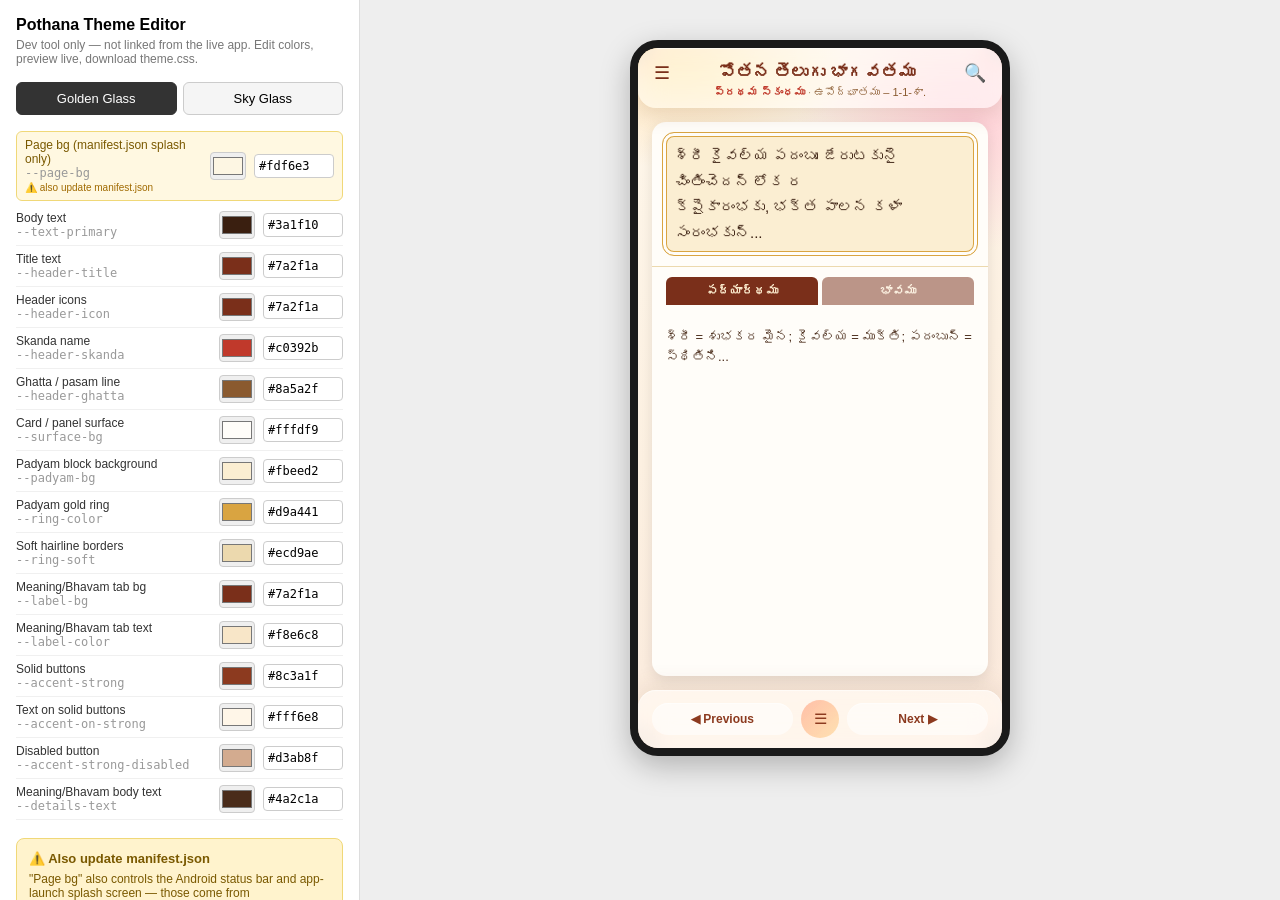
<file: theme-editor.html>
<!DOCTYPE html>
<html lang="en">
<head>
<meta charset="UTF-8">
<title>Pothana — Theme Editor (dev tool, not part of the live app)</title>
<style>
  * { box-sizing: border-box; }
  body {
    margin: 0;
    font-family: Arial, sans-serif;
    background: #eee;
    display: flex;
    height: 100vh;
  }

  #controls {
    width: 360px;
    flex: 0 0 auto;
    background: #fff;
    border-right: 1px solid #ddd;
    overflow-y: auto;
    padding: 16px;
  }

  #controls h1 {
    font-size: 16px;
    margin: 0 0 4px;
  }

  #controls .sub {
    font-size: 12px;
    color: #777;
    margin: 0 0 16px;
  }

  .theme-tabs {
    display: flex;
    gap: 6px;
    margin-bottom: 16px;
  }

  .theme-tabs button {
    flex: 1;
    padding: 8px;
    border: 1px solid #ccc;
    background: #f5f5f5;
    border-radius: 6px;
    cursor: pointer;
    font-size: 13px;
  }

  .theme-tabs button.active {
    background: #333;
    color: #fff;
    border-color: #333;
  }

  .var-row {
    display: flex;
    align-items: center;
    justify-content: space-between;
    gap: 8px;
    padding: 6px 0;
    border-bottom: 1px solid #f0f0f0;
  }

  .var-row.manifest-linked {
    background: #fff8e1;
    border: 1px solid #f0d878;
    border-radius: 6px;
    padding: 6px 8px;
    margin: 4px 0;
  }

  .var-row.manifest-linked label {
    color: #7a5900;
  }

  .manifest-flag {
    display: inline-block;
    font-size: 10px;
    color: #a06a00;
    margin-top: 2px;
  }

  #manifestReminder {
    margin-top: 18px;
    background: #fff3cd;
    border: 1px solid #f0d878;
    border-radius: 8px;
    padding: 12px;
    font-size: 12px;
    color: #7a5900;
  }

  #manifestReminder.hidden {
    display: none;
  }

  #manifestReminder h3 {
    margin: 0 0 6px;
    font-size: 13px;
  }

  #manifestSnippet {
    width: 100%;
    font-family: monospace;
    font-size: 11px;
    border: 1px solid #e0c060;
    border-radius: 6px;
    padding: 8px;
    background: #fffdf5;
    resize: none;
    margin-top: 6px;
  }

  #copySnippetBtn {
    margin-top: 6px;
    padding: 6px 10px;
    border: none;
    border-radius: 6px;
    background: #7a5900;
    color: #fff;
    font-size: 12px;
    cursor: pointer;
  }

  .var-row label {
    font-size: 12px;
    color: #333;
    flex: 1;
  }

  .var-row input[type="color"] {
    width: 36px;
    height: 28px;
    border: 1px solid #ccc;
    border-radius: 4px;
    padding: 0;
    cursor: pointer;
  }

  .var-row input[type="text"] {
    width: 80px;
    font-size: 12px;
    font-family: monospace;
    padding: 4px;
    border: 1px solid #ccc;
    border-radius: 4px;
  }

  #actions {
    margin-top: 20px;
    display: flex;
    flex-direction: column;
    gap: 8px;
  }

  #actions button {
    padding: 10px;
    border: none;
    border-radius: 8px;
    font-size: 14px;
    cursor: pointer;
  }

  #downloadBtn {
    background: #2e7d32;
    color: #fff;
  }

  #resetBtn {
    background: #eee;
    color: #333;
  }

  #preview-pane {
    flex: 1;
    overflow-y: auto;
    display: flex;
    align-items: flex-start;
    justify-content: center;
    padding: 40px 20px;
  }

  #mockup {
    width: 380px;
    border-radius: 28px;
    overflow: hidden;
    border: 8px solid #1a1a1a;
    background: #000;
    box-shadow: 0 10px 30px rgba(0,0,0,0.25);
  }

  #mockup .screen {
    display: flex;
    flex-direction: column;
    height: 700px;
    background: radial-gradient(300px 200px at 10% 0%, #ffe0b0 0%, transparent 60%),
                radial-gradient(280px 220px at 90% 10%, #ffd0d8 0%, transparent 60%),
                linear-gradient(160deg, #fff8ec 0%, #fdf1e2 50%, #fbe9dc 100%);
    color: var(--text-primary);
    font-family: Arial, sans-serif;
    position: relative;
    overflow: hidden;
  }

  #mockup[data-glass-theme="temple"] .screen {
    background: radial-gradient(300px 200px at 10% 0%, #bfe3ff 0%, transparent 60%),
                radial-gradient(280px 220px at 90% 10%, #d8caff 0%, transparent 60%),
                linear-gradient(160deg, #f2f9ff 0%, #edf3ff 50%, #eafaf5 100%);
  }

  .m-header {
    background: rgba(255,255,255,0.55);
    -webkit-backdrop-filter: blur(14px) saturate(160%);
    backdrop-filter: blur(14px) saturate(160%);
    box-shadow: 0 1px 1px rgba(255,255,255,0.6) inset, 0 8px 20px rgba(120,90,60,0.15);
    border-radius: 0 0 18px 18px;
    padding: 14px 16px 10px;
    flex: 0 0 auto;
    position: relative;
    z-index: 2;
  }

  .m-header-top {
    display: flex;
    align-items: center;
    justify-content: space-between;
  }

  .m-header-top span { color: var(--header-icon); font-size: 18px; }

  .m-header h1 {
    margin: 0;
    font-size: 17px;
    color: var(--header-title);
  }

  .m-context-line {
    margin: 2px 0 0;
    font-size: 11px;
    text-align: center;
    white-space: nowrap;
    overflow: hidden;
    text-overflow: ellipsis;
  }

  .m-skanda { font-weight: 700; color: var(--header-skanda); }
  .m-sep { color: var(--header-ghatta); opacity: 0.6; }
  .m-ghatta { color: var(--header-ghatta); }

  .m-body {
    flex: 1;
    display: flex;
    flex-direction: column;
    padding: 14px;
    overflow: hidden;
    position: relative;
    z-index: 1;
  }

  .m-card {
    background: var(--surface-bg);
    border-radius: 14px;
    flex: 1;
    display: flex;
    flex-direction: column;
    overflow: hidden;
    box-shadow: 0 4px 14px rgba(0,0,0,0.1);
  }

  .m-padyam-pane {
    padding: 10px;
    border-bottom: 1px solid var(--ring-soft);
  }

  .m-padyam {
    background: var(--padyam-bg);
    border: 1px solid var(--ring-color);
    border-radius: 12px;
    padding: 10px 12px;
    box-shadow: inset 0 0 0 3px var(--surface-bg), inset 0 0 0 4px var(--ring-color);
    font-size: 15px;
    line-height: 1.7;
  }

  .m-details {
    padding: 14px;
    flex: 1;
  }

  .m-tabs {
    display: flex;
    gap: 4px;
    padding: 10px 14px 0;
  }

  .m-tab {
    flex: 1;
    background: var(--label-bg);
    color: var(--label-color);
    opacity: 0.5;
    padding: 7px 8px;
    border-radius: 6px 6px 0 0;
    font-size: 12px;
    font-weight: 700;
    text-align: center;
  }

  .m-tab.active { opacity: 1; }

  .m-meaning-text { color: var(--details-text); font-size: 13px; margin-top: 8px; line-height: 1.5; }

  .m-footer {
    flex: 0 0 auto;
    display: flex;
    align-items: center;
    gap: 8px;
    padding: 10px 14px;
    background: rgba(255,255,255,0.55);
    -webkit-backdrop-filter: blur(14px) saturate(160%);
    backdrop-filter: blur(14px) saturate(160%);
    box-shadow: 0 1px 1px rgba(255,255,255,0.6) inset, 0 -8px 20px rgba(120,90,60,0.1);
    border-radius: 18px 18px 0 0;
    position: relative;
    z-index: 2;
  }

  .m-footer .m-pill {
    flex: 1;
    border: none;
    border-radius: 999px;
    padding: 9px;
    background: rgba(255,255,255,0.55);
    color: var(--accent-strong);
    font-weight: 700;
    font-size: 12px;
    box-shadow: 0 1px 1px rgba(255,255,255,0.6) inset;
  }

  .m-footer .m-circle {
    flex: 0 0 auto;
    width: 38px;
    height: 38px;
    border-radius: 50%;
    border: none;
    background: linear-gradient(135deg, rgba(255,145,110,0.55), rgba(255,205,120,0.5));
    color: var(--accent-strong);
    font-size: 15px;
  }

  #mockup[data-glass-theme="temple"] .m-footer .m-circle {
    background: linear-gradient(135deg, rgba(110,160,255,0.5), rgba(120,220,200,0.5));
  }
</style>
</head>
<body>

<div id="controls">
  <h1>Pothana Theme Editor</h1>
  <p class="sub">Dev tool only — not linked from the live app. Edit colors, preview live, download theme.css.</p>

  <div class="theme-tabs">
    <button id="tabManuscript" class="active">Golden Glass</button>
    <button id="tabTemple">Sky Glass</button>
  </div>

  <div id="varList"></div>

  <div id="manifestReminder" class="hidden">
    <h3>⚠️ Also update manifest.json</h3>
    <p style="margin:0;">
      "Page bg" also controls the Android
      status bar and app-launch splash screen — those come from
      <code>manifest.json</code>, not <code>theme.css</code>. Paste this in
      after downloading:
    </p>
    <textarea id="manifestSnippet" rows="3" readonly></textarea>
    <button id="copySnippetBtn">Copy snippet</button>
  </div>

  <div id="actions">
    <button id="downloadBtn">Download theme.css</button>
    <button id="resetBtn">Reset this theme to default</button>
  </div>
</div>

<div id="preview-pane">
  <div id="mockup">
    <div class="screen">
      <div class="m-header">
        <div class="m-header-top">
          <span>&#9776;</span>
          <h1>పోతన తెలుగు భాగవతము</h1>
          <span>&#128269;</span>
        </div>
        <p class="m-context-line"><span class="m-skanda">ప్రథమ స్కంధము</span><span class="m-sep"> · </span><span class="m-ghatta">ఉపోద్ఘాతము &#8211; 1-1-శా.</span></p>
      </div>
      <div class="m-body">
        <div class="m-card">
          <div class="m-padyam-pane">
            <div class="m-padyam">
              శ్రీ కైవల్య పదంబుఁ జేరుటకునై చింతించెదన్ లోక ర<br>
              క్షైకారంభకు, భక్త పాలన కళా సంరంభకున్...
            </div>
          </div>
          <div class="m-tabs">
            <div class="m-tab active">పద్యార్థము</div>
            <div class="m-tab">భావము</div>
          </div>
          <div class="m-details">
            <p class="m-meaning-text">శ్రీ = శుభకర మైన; కైవల్య = ముక్తి; పదంబున్ = స్థితిని...</p>
          </div>
        </div>
      </div>
      <div class="m-footer">
        <button class="m-pill">&#9664; Previous</button>
        <button class="m-circle">&#9776;</button>
        <button class="m-pill">Next &#9654;</button>
      </div>
    </div>
  </div>
</div>

<script>
const VAR_DEFS = [
  { key: "--page-bg",               label: "Page bg (manifest.json splash only)" },
  { key: "--text-primary",          label: "Body text" },
  { key: "--header-title",          label: "Title text" },
  { key: "--header-icon",           label: "Header icons" },
  { key: "--header-skanda",         label: "Skanda name" },
  { key: "--header-ghatta",         label: "Ghatta / pasam line" },
  { key: "--surface-bg",            label: "Card / panel surface" },
  { key: "--padyam-bg",             label: "Padyam block background" },
  { key: "--ring-color",            label: "Padyam gold ring" },
  { key: "--ring-soft",             label: "Soft hairline borders" },
  { key: "--label-bg",              label: "Meaning/Bhavam tab bg" },
  { key: "--label-color",           label: "Meaning/Bhavam tab text" },
  { key: "--accent-strong",         label: "Solid buttons" },
  { key: "--accent-on-strong",      label: "Text on solid buttons" },
  { key: "--accent-strong-disabled",label: "Disabled button" },
  { key: "--details-text",          label: "Meaning/Bhavam body text" }
];

const DEFAULTS = {
  manuscript: {
    "--page-bg": "#fdf6e3", "--text-primary": "#3a1f10",
    "--header-title": "#7a2f1a", "--header-icon": "#7a2f1a",
    "--header-skanda": "#c0392b", "--header-ghatta": "#8a5a2f",
    "--surface-bg": "#fffdf9", "--padyam-bg": "#fbeed2", "--ring-color": "#d9a441", "--ring-soft": "#ecd9ae",
    "--label-bg": "#7a2f1a", "--label-color": "#f8e6c8",
    "--accent-strong": "#8c3a1f", "--accent-on-strong": "#fff6e8", "--accent-strong-disabled": "#d3ab8f",
    "--details-text": "#4a2c1a"
  },
  temple: {
    "--page-bg": "#eef5fb", "--text-primary": "#1f2a3d",
    "--header-title": "#24405c", "--header-icon": "#24405c",
    "--header-skanda": "#c0526b", "--header-ghatta": "#3c6e63",
    "--surface-bg": "#fdfeff", "--padyam-bg": "#eef6ff", "--ring-color": "#7fa9d6", "--ring-soft": "#cfe1f2",
    "--label-bg": "#24405c", "--label-color": "#eaf2ff",
    "--accent-strong": "#2c4c73", "--accent-on-strong": "#f2f8ff", "--accent-strong-disabled": "#a9bccf",
    "--details-text": "#22314f"
  }
};

let current = { manuscript: { ...DEFAULTS.manuscript }, temple: { ...DEFAULTS.temple } };
let activeTheme = "manuscript";
const mockupScreen = document.querySelector("#mockup .screen");
const MANIFEST_LINKED_KEYS = ["--page-bg"];

function applyPreview() {
  const values = current[activeTheme];
  for (const key in values) {
    mockupScreen.style.setProperty(key, values[key]);
  }
}

function updateManifestReminder() {
  const reminder = document.getElementById("manifestReminder");

  if (activeTheme !== "manuscript") {
    reminder.classList.add("hidden");
    return;
  }

  reminder.classList.remove("hidden");
  const pageBg = current.manuscript["--page-bg"];
  document.getElementById("manifestSnippet").value =
    `"background_color": "${pageBg}",\n"theme_color": "${pageBg}"`;
}

function renderControls() {
  const container = document.getElementById("varList");
  container.innerHTML = "";
  VAR_DEFS.forEach(def => {
    const value = current[activeTheme][def.key];
    const isManifestLinked = activeTheme === "manuscript" && MANIFEST_LINKED_KEYS.includes(def.key);
    const row = document.createElement("div");
    row.className = "var-row" + (isManifestLinked ? " manifest-linked" : "");
    row.innerHTML = `
      <label>${def.label}<br><span style="color:#999;font-family:monospace;">${def.key}</span>${isManifestLinked ? '<br><span class="manifest-flag">⚠️ also update manifest.json</span>' : ""}</label>
      <input type="color" value="${value}" data-key="${def.key}">
      <input type="text" value="${value}" data-key="${def.key}">
    `;
    container.appendChild(row);
  });

  container.querySelectorAll('input[type="color"]').forEach(input => {
    input.addEventListener("input", e => {
      const key = e.target.dataset.key;
      current[activeTheme][key] = e.target.value;
      container.querySelector(`input[type="text"][data-key="${key}"]`).value = e.target.value;
      applyPreview();
      updateManifestReminder();
    });
  });

  container.querySelectorAll('input[type="text"]').forEach(input => {
    input.addEventListener("change", e => {
      const key = e.target.dataset.key;
      const val = e.target.value.trim();
      if (/^#[0-9a-fA-F]{6}$/.test(val)) {
        current[activeTheme][key] = val;
        container.querySelector(`input[type="color"][data-key="${key}"]`).value = val;
        applyPreview();
        updateManifestReminder();
      }
    });
  });

  updateManifestReminder();
}

function switchTab(theme) {
  activeTheme = theme;
  document.getElementById("tabManuscript").classList.toggle("active", theme === "manuscript");
  document.getElementById("tabTemple").classList.toggle("active", theme === "temple");
  document.getElementById("mockup").setAttribute("data-glass-theme", theme);
  renderControls();
  applyPreview();
}

document.getElementById("copySnippetBtn").addEventListener("click", () => {
  const snippet = document.getElementById("manifestSnippet");
  snippet.select();
  snippet.setSelectionRange(0, snippet.value.length);
  const btn = document.getElementById("copySnippetBtn");
  navigator.clipboard.writeText(snippet.value).then(() => {
    const original = btn.textContent;
    btn.textContent = "Copied!";
    setTimeout(() => { btn.textContent = original; }, 1500);
  }).catch(() => {
    // Clipboard API blocked (e.g. file:// origin) — text is already
    // selected above, so Ctrl+C / Cmd+C still works as a fallback.
  });
});

document.getElementById("tabManuscript").addEventListener("click", () => switchTab("manuscript"));
document.getElementById("tabTemple").addEventListener("click", () => switchTab("temple"));

document.getElementById("resetBtn").addEventListener("click", () => {
  current[activeTheme] = { ...DEFAULTS[activeTheme] };
  renderControls();
  applyPreview();
});

document.getElementById("downloadBtn").addEventListener("click", () => {
  const lines = [];
  lines.push(":root {");
  lines.push("  --font-scale: 1;");
  lines.push("");
  VAR_DEFS.forEach(def => lines.push(`  ${def.key}: ${current.manuscript[def.key]};`));
  lines.push("}");
  lines.push("");
  lines.push('[data-theme="temple"] {');
  VAR_DEFS.forEach(def => lines.push(`  ${def.key}: ${current.temple[def.key]};`));
  lines.push("}");
  lines.push("");

  const blob = new Blob([lines.join("\n")], { type: "text/css" });
  const url = URL.createObjectURL(blob);
  const a = document.createElement("a");
  a.href = url;
  a.download = "theme.css";
  document.body.appendChild(a);
  a.click();
  document.body.removeChild(a);
  URL.revokeObjectURL(url);
});

renderControls();
applyPreview();
</script>

</body>
</html>
</file>
